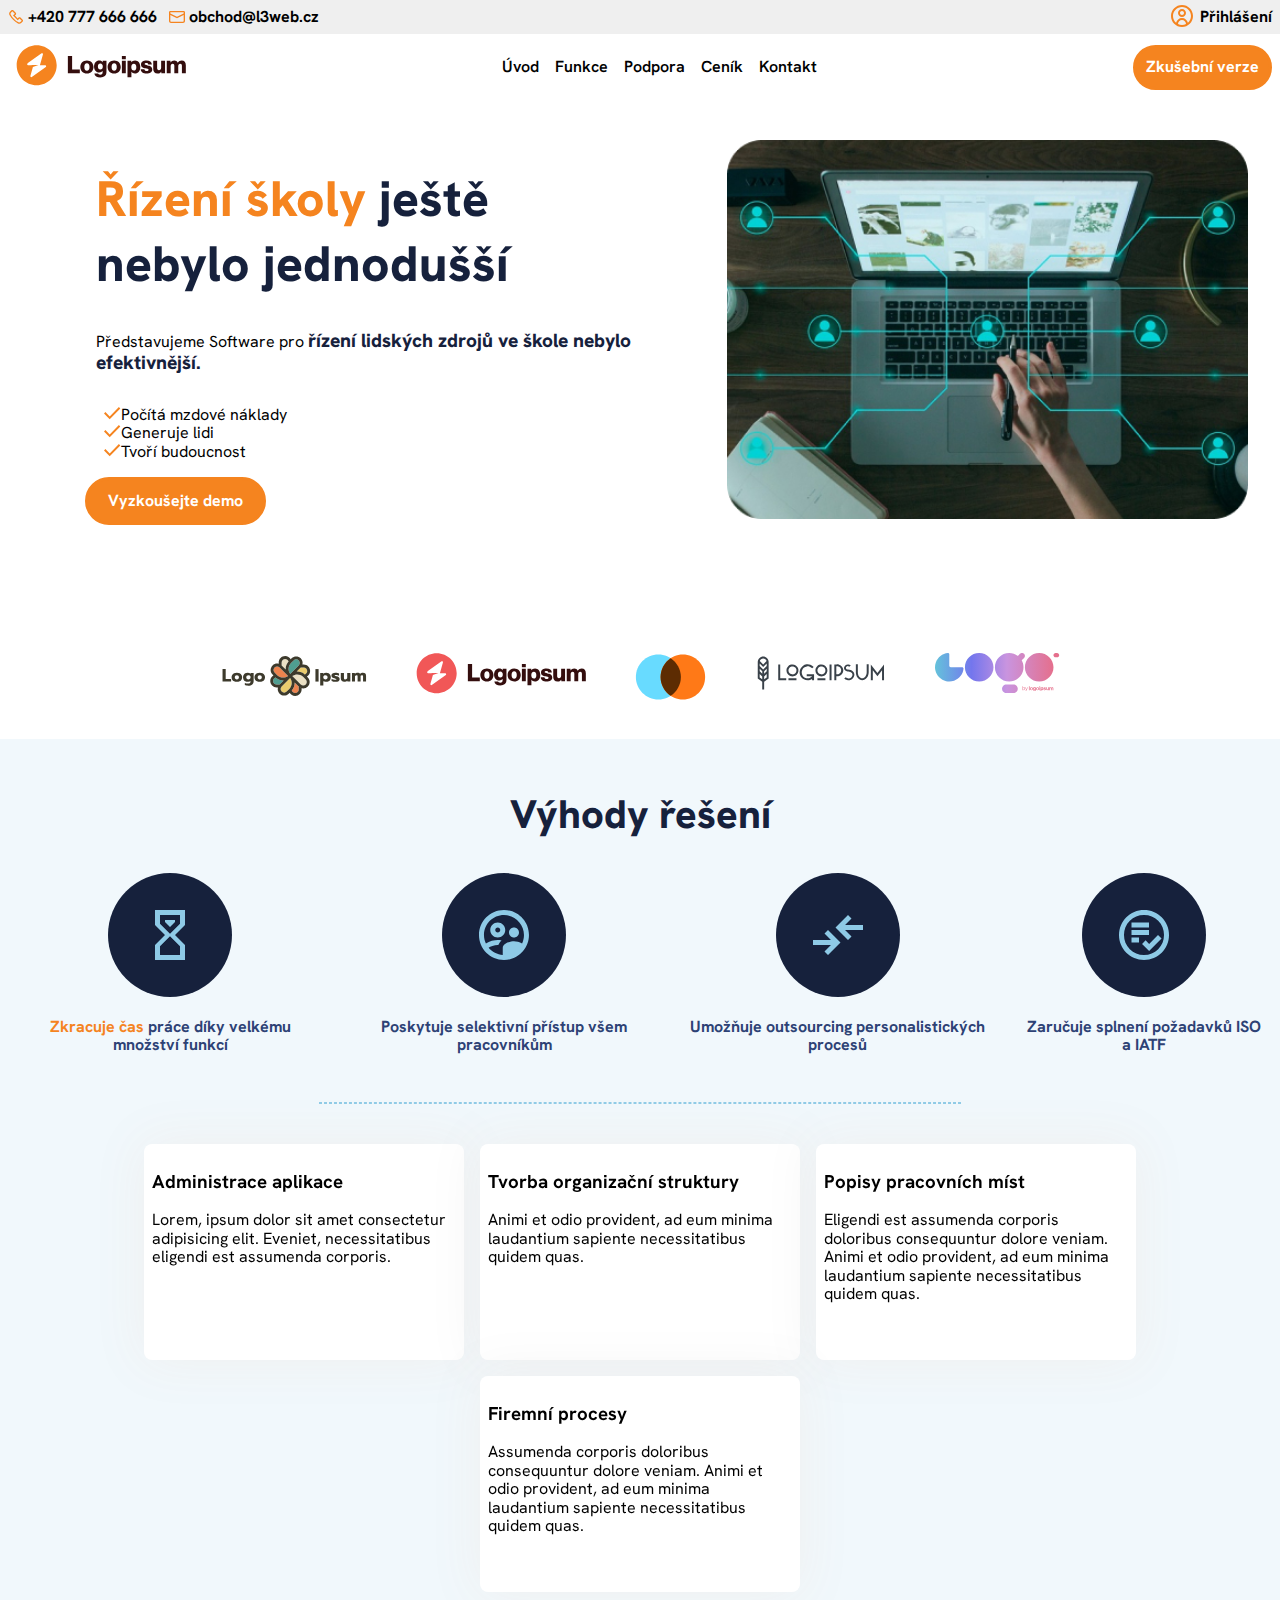
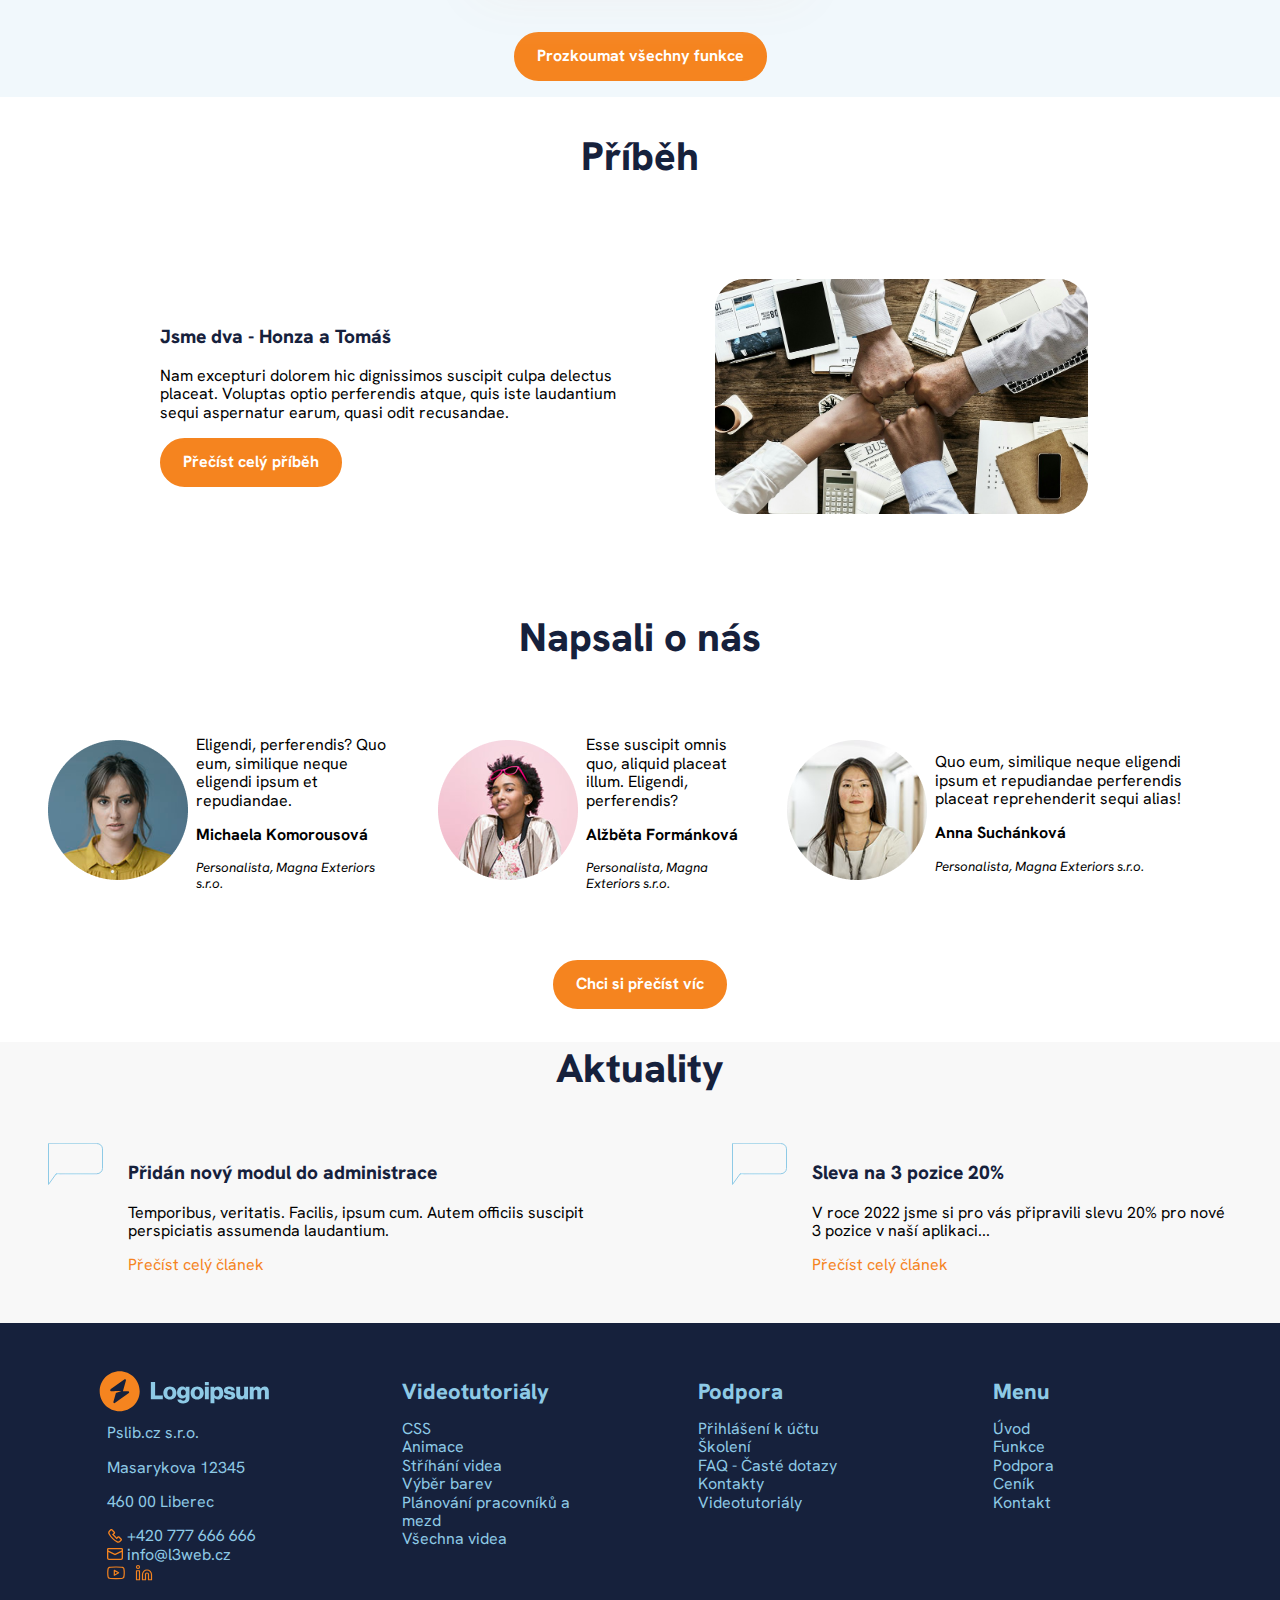
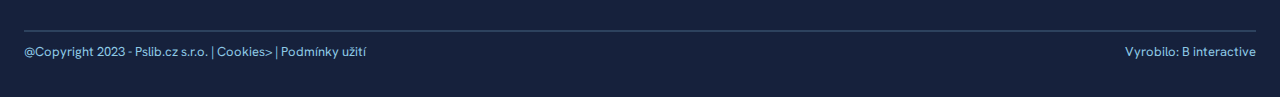
<file: index.html>
<!DOCTYPE html>
<html lang="cs">
<head>
    <meta charset="UTF-8">
    <meta http-equiv="X-UA-Compatible" content="IE=edge">
    <meta name="viewport" content="width=device-width, initial-scale=1.0">
    <link rel="preconnect" href="https://fonts.googleapis.com">
    <link rel="preconnect" href="https://fonts.gstatic.com" crossorigin>
    <link href="https://fonts.googleapis.com/css2?family=Hanken+Grotesk:wght@300;400;700;800&display=swap" rel="stylesheet">
    <link rel="stylesheet" href="./CSS/normalize.css">
    <link rel="stylesheet" href="./CSS/style.css">
    <link rel="stylesheet" href="./CSSTransition-HamburgerJS/hamburger.css">
    <link rel="stylesheet" href="./CSSTransition-HamburgerJS/hamburgerstyle.css">
    <script src="./CSSTransition-HamburgerJS/hamburger.js"></script>
    <title>Homepage</title>
</head>
<body>
    <header>
        <div class="header__top">
            <div>
                <span class="ico_cislo"><a href="tel:+420777666666">+420 777 666 666</a></span >
                <span class="ico_email"><a href="mailto:someone@example.com">obchod@l3web.cz</a></span >
            </div>
            <div>
                <span class="ico_prihlaseni"><a href="#">Přihlášení</a></span >
            </div>
        </div>
        <div class="navigace">
            <div class="navigace__logoipsum">
                <a href="./index.html"><img src="./icons/Logoipsum.svg" alt="Logoipsum logo"></a>
            </div>
            <div class="hamburger-row">
                <a href="javascript:void(0)" class="hamburger hamburger-btn hamburger-zone">
                    <span></span>
                    <span></span>
                    <span></span>
                </a>
            </div>
            <nav class="navigace__visible_nav">
                <ul class="navigace__visible">
                    <li><a href="./index.html">Úvod</a></li>
                    <li><a href="./funkce.html">Funkce</a></li>
                    <li><a href="#">Podpora</a></li>
                    <li><a href="#">Ceník</a></li>
                    <li><a href="./kontakt.html">Kontakt</a></li>
                </ul>
            </nav>
            <div class="button button__nav">
                <a href="#">Zkušební verze</a>
            </div>
        </div>
        <nav class="hamburger-nav hamburger-zone">
            <ul>
                <li><a href="./index.html">Úvod</a></li>
                <li><a href="./funkce.html">Funkce</a></li>
                <li><a href="#">Podpora</a></li>
                <li><a href="#">Ceník</a></li>
                <li><a href="./kontakt.html">Kontakt</a></li>
            </ul>
        </nav>
    </header>
    <main>
        <div class="main__upper">
            <div class="main__txt">
                <div class="main_top">
                    <h1><span class="orange_text">Řízení školy</span> ještě nebylo jednodušší</h1>
                    <p>Představujeme Software pro <span class="bold">řízení lidských zdrojů ve škole nebylo efektivnější.</span></p>
                </div>
                <div  class="main_top__list">
                    <div>
                        <ul class="main_top__ul">
                            <li>Počítá mzdové náklady</li>
                            <li>Generuje lidi</li>
                            <li>Tvoří budoucnost</li>
                        </ul>
                    </div>
                    <div>
                        <div class="button button_center">
                            <a href="#">Vyzkoušejte demo</a>
                        </div>
                    </div >
                </div>
            </div>
            <div class="main__img">
                <img class="img" src="./icons/img.jpg" alt="Obrázek zapnutého notebooku s rukou, která na něm vyhledává informace.">
            </div>
        </div>
        <div class="slider">
            <div><img src="./icons/Logo4.svg" alt="Ukázka loga Logoipsum číslo jedna"></div>
            <div><img src="./icons/Logo5.svg" alt="Ukázka loga Logoipsum číslo dvě"></div>
            <div><img src="./icons/Logo2.svg" alt="Ukázka loga Logoipsum číslo tři"></div>
            <div><img src="./icons/Logo3.svg" alt="Ukázka loga Logoipsum číslo čtyři"></div>
            <div><img src="./icons/Logo1.svg" alt="Ukázka loga Logoipsum číslo pět"></div>
        </div>
        <section class="vyhody">
            <div>
                <h2>Výhody řešení</h2>
                <div class="vyhody_list">
                    <div class="vyhody_list__item">
                        <a href="#">
                            <img class="vyhody_list__circle" src="./icons/vyhody_hodiny.svg" alt="Modrý kruh s ikonkou přesýpacích hodin uvnitř">
                            <p><span class="orange_text">Zkracuje čas</span> práce díky velkému množství funkcí</p>
                        </a>
                    </div>
                    <div class="vyhody_list__item">
                        <a href="#">
                            <img class="vyhody_list__circle" src="./icons/vyhody_pristup.svg" alt="Modrý kruh s ikonkou lidí uvnitř">
                            <p>Poskytuje selektivní přístup všem pracovníkům</p>
                        </a>
                    </div>
                    <div class="vyhody_list__item">
                        <a href="#">
                            <img class="vyhody_list__circle" src="./icons/vyhody_sipky.svg" alt="Modrý kruh s ikonkou šipek uvnitř">
                            <p>Umožňuje outsourcing personalistických procesů</p>
                        </a>
                    </div>
                    <div class="vyhody_list__item">
                        <a href="#">
                            <img class="vyhody_list__circle" src="./icons/vyhody_check.svg" alt="Modrý kruh s ikonkou seznamu uvnitř">
                            <p>Zaručuje splnení požadavků ISO a IATF</p>
                        </a>
                    </div>
                </div>
            </div>
            <div class="dashed_line"></div>
            <div class="fce">
                <div class="funkce__karta">
                    <a href="#">
                        <h3>Administrace aplikace</h3>
                        <p>Lorem, ipsum dolor sit amet consectetur adipisicing elit. Eveniet, necessitatibus eligendi est assumenda corporis.</p>
                    </a>
                </div>
                <div class="funkce__karta">
                    <a href="#">
                        <h3>Tvorba organizační struktury</h3>
                        <p>Animi et odio provident, ad eum minima laudantium sapiente necessitatibus quidem quas.</p>
                    </a>
                </div>
                <div class="funkce__karta">
                    <a href="#">
                        <h3>Popisy pracovních míst</h3>
                        <p>Eligendi est assumenda corporis doloribus consequuntur dolore veniam. Animi et odio provident, ad eum minima laudantium sapiente necessitatibus quidem quas.</p>
                    </a>
                </div>
                <div class="funkce__karta">
                    <a href="#">
                        <h3>Firemní procesy</h3>
                        <p>Assumenda corporis doloribus consequuntur dolore veniam. Animi et odio provident, ad eum minima laudantium sapiente necessitatibus quidem quas.</p>
                    </a>
                </div>
            </div>
            <div class="button button_center">
                <a href="./funkce.html">Prozkoumat všechny funkce</a>
            </div>
        </section>
        <section>
            <div class="pribeh">
                <h2>Příběh</h2>
                <div class="pribeh__obal">
                    <div class="pribeh__txt">
                        <p class="bold">Jsme dva - Honza a Tomáš</p>
                        <p>Nam excepturi dolorem hic dignissimos suscipit culpa delectus placeat. Voluptas optio perferendis atque, quis iste laudantium sequi aspernatur earum, quasi odit recusandae.</p>
                        <div class="button button_pribeh">
                            <a href="#">Přečíst celý příběh</a>
                        </div>
                    </div>
                    <div class="img_div">
                        <img class="img" src="./icons/teamwork-img.jpg" alt="Obrázek čtyři rukou různých lidí; ruce mají u sebe, aby znázornili týmovou práci">
                    </div>
                </div>
            </div>
        </section>
        <section>
            <h2>Napsali o nás</h2>
            <div class="clanky">
                <div class="clanek">
                    <div>
                        <img src="./icons/woman1.png" alt="Kruhová fotografie ženy Michaely Komorousové">
                    </div>
                    <div class="clanek__txt">
                        <p>Eligendi, perferendis? Quo eum, similique neque eligendi ipsum et repudiandae.</p>
                        <p><b>Michaela Komorousová</b></p>
                        <p class="clanek__male_pismo">Personalista, Magna Exteriors s.r.o.</p>
                    </div>
                </div>
                <div class="clanek">
                    <div>
                        <img src="./icons/woman2.png" alt="Kruhová fotografie ženy Alžběty Formánkové">
                    </div>
                    <div class="clanek__txt">
                        <p>Esse suscipit omnis quo, aliquid placeat illum. Eligendi, perferendis?</p>
                        <p><b>Alžběta Formánková</b></p>
                        <p class="clanek__male_pismo">Personalista, Magna Exteriors s.r.o.</p>
                    </div>
                </div>
                <div class="clanek">
                    <div>
                        <img src="./icons/woman3.png" alt="Kruhová fotografie ženy Anny Suchánkové">
                    </div>
                    <div class="clanek__txt">
                        <p>Quo eum, similique neque eligendi ipsum et repudiandae perferendis placeat reprehenderit sequi alias!</p>
                        <p><b>Anna Suchánková</b></p>
                        <p class="clanek__male_pismo">Personalista, Magna Exteriors s.r.o.</p>
                    </div>
                </div>
            </div>
            <div class="button button_center">
                <a href="#">Chci si přečíst víc</a>
            </div>
        </section>
        <section class="aktuality">
            <h2>Aktuality</h2>
            <div class="aktuality__obal">
                <div class="aktuality__item">
                    <p class="bold">Přidán nový modul do administrace</p>
                    <p>Temporibus, veritatis. Facilis, ipsum cum. Autem officiis suscipit perspiciatis assumenda laudantium.</p>
                    <a href="#" class="orange_text">Přečíst celý článek</a>
                </div>
                <div class="aktuality__item">
                    <p class="bold">Sleva na 3 pozice 20%</p>
                    <p>V roce 2022 jsme si pro vás připravili slevu 20% pro nové 3 pozice v naší aplikaci...</p>
                    <a href="#" class="orange_text">Přečíst celý článek</a>
                </div>
            </div>
        </section>
    </main>
    <footer>
        <div class="footer__top">
            <div class="footer__box">
                <div class="Logoipsum">
                    <a href="./index.html"><img src="./icons/logoipsum2.svg" alt="Logoipsum logo"></a>
                </div>
                <div>
                    <ul class="footer__ul">
                        <li><p>Pslib.cz s.r.o.</p></li>
                        <li><p>Masarykova 12345</p></li>
                        <li><p>460 00 Liberec</p></li>
                    </ul>
                    <ul class="footer__ul">
                        <li><a class="ico_cislo--margin" href="tel:+420777666666">+420 777 666 666</a></li>
                        <li><a class="ico_email--margin" href="mailto:someone@example.com">info@l3web.cz</a></li>
                        <li>
                            <a href="https://www.youtube.com/shorts/amqwHWFshcI"><span class="ico_yt"></span></a>
                            <a href="#"><span class="ico_in"></span></a>
                        </li>
                    </ul>
                </div>
            </div>
            <div class="footer__box">
                <h4 class="footer__h4">Videotutoriály</h4>
                <ul class="footer__ul">
                    <li><a href="#">CSS</a></li>
                    <li><a href="#">Animace</a></li>
                    <li><a href="#">Stříhání videa</a></li>
                    <li><a href="#">Výběr barev</a></li>
                    <li><a href="#">Plánování pracovníků a mezd</a></li>
                    <li><a href="#">Všechna videa</a></li>
                </ul>
            </div>
            <div class="footer__box">
                <h4 class="footer__h4">Podpora</h4>
                <ul class="footer__ul">
                    <li><a href="#">Přihlášení k účtu</a></li>
                    <li><a href="#">Školení</a></li>
                    <li><a href="#">FAQ - Časté dotazy</a></li>
                    <li><a href="#">Kontakty</a></li>
                    <li><a href="#">Videotutoriály</a></li>
                </ul>
            </div>
            <div class="footer__box">
                <h4 class="footer__h4">Menu</h4>
                <ul class="footer__ul">
                    <li><a href="./index.html">Úvod</a></li>
                    <li><a href="./funkce.html">Funkce</a></li>
                    <li><a href="#">Podpora</a></li>
                    <li><a href="#">Ceník</a></li>
                    <li><a href="./kontakt.html">Kontakt</a></li>
                </ul>
            </div>
        </div>
        <div class="line"></div>
        <div class="footer__bottom">
                <p>@Copyright 2023 - Pslib.cz s.r.o. | <a href="#">Cookies</a>> | <a href="#">Podmínky užití</a></p>
                <p>Vyrobilo: <a href="#">B interactive</a></p>
        </div>
    </footer>
</body>
</html>
</file>
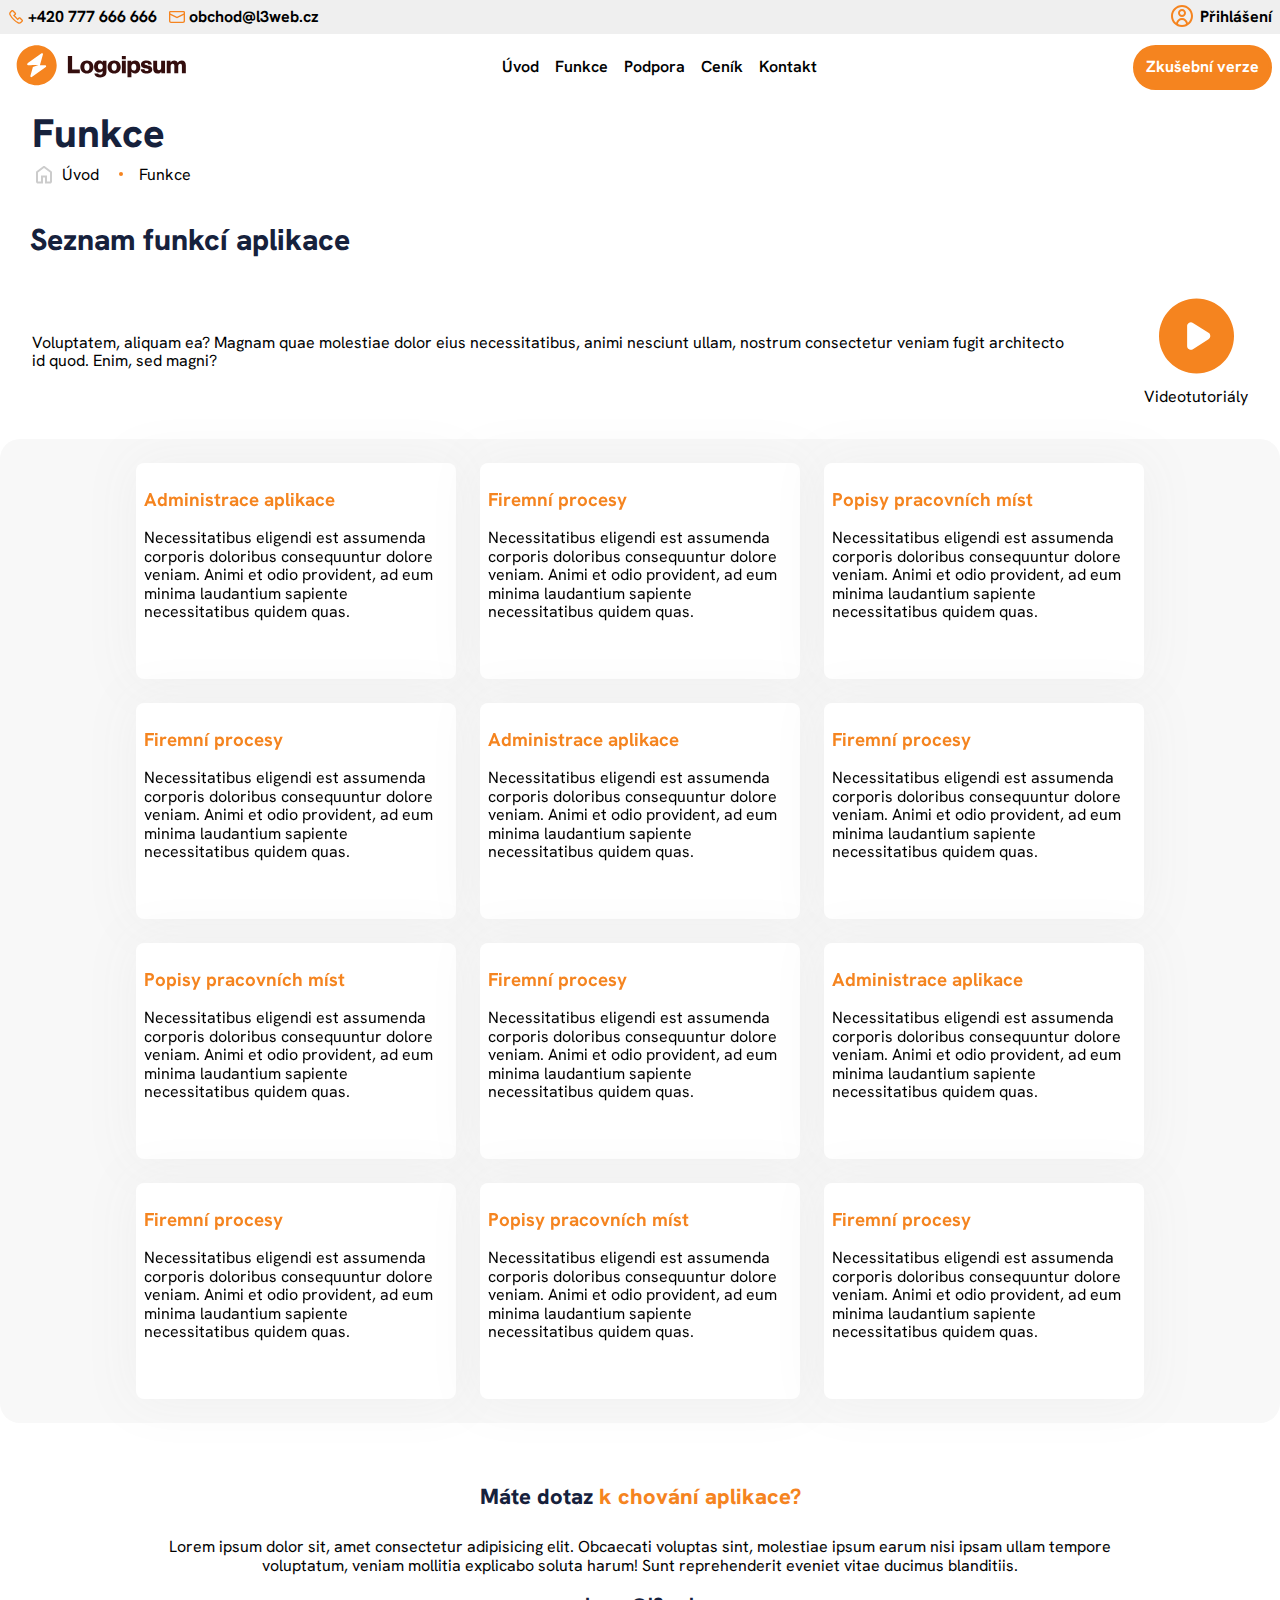
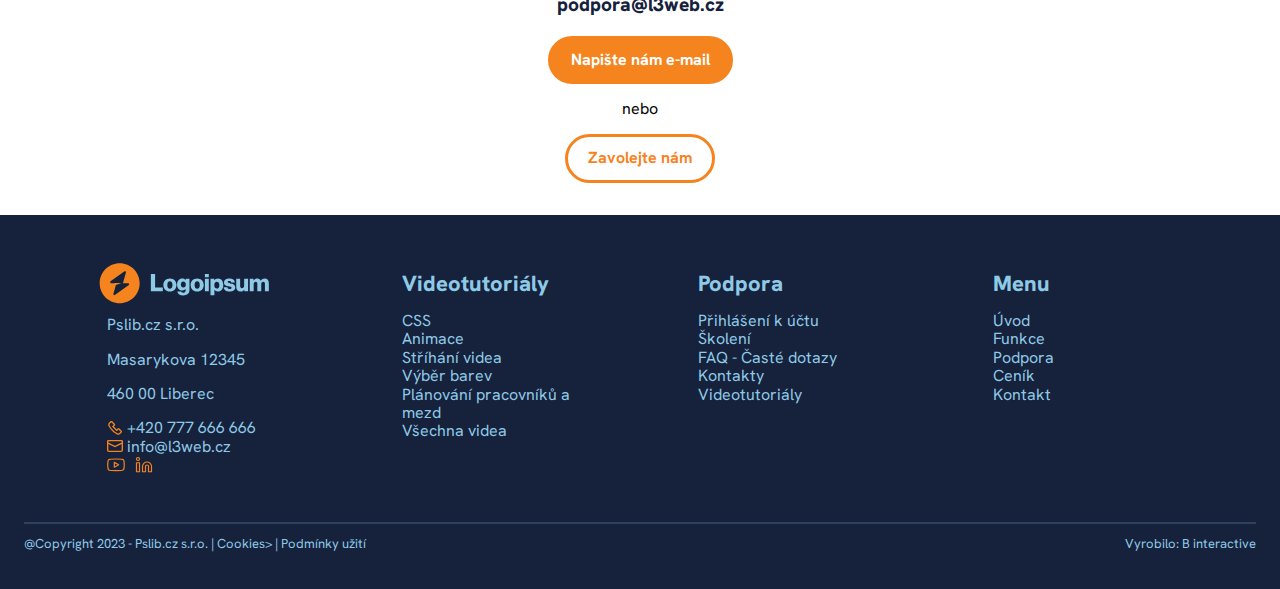
<file: funkce.html>
<!DOCTYPE html>
<html lang="cs">
<head>
    <meta charset="UTF-8">
    <meta http-equiv="X-UA-Compatible" content="IE=edge">
    <meta name="viewport" content="width=device-width, initial-scale=1.0">
    <link rel="preconnect" href="https://fonts.googleapis.com">
    <link rel="preconnect" href="https://fonts.gstatic.com" crossorigin>
    <link href="https://fonts.googleapis.com/css2?family=Hanken+Grotesk:wght@300;400;700;800&display=swap" rel="stylesheet">
    <link rel="stylesheet" href="./CSS/normalize.css">
    <link rel="stylesheet" href="./CSS/style.css">
    <link rel="stylesheet" href="./CSSTransition-HamburgerJS/hamburger.css">
    <link rel="stylesheet" href="./CSSTransition-HamburgerJS/hamburgerstyle.css">
    <script src="./CSSTransition-HamburgerJS/hamburger.js"></script>
    <title>Funkce</title>
</head>
<body>
    <header>
        <div class="header__top">
            <div>
                <span class="ico_cislo"><a href="tel:+420777666666">+420 777 666 666</a></span >
                <span class="ico_email"><a href="mailto:someone@example.com">obchod@l3web.cz</a></span >
            </div>
            <div>
                <span class="ico_prihlaseni"><a href="#">Přihlášení</a></span >
            </div>
        </div>
        <div class="navigace">
            <div class="navigace__logoipsum">
                <a href="./index.html"><img src="./icons/Logoipsum.svg" alt="Logoipsum logo"></a>
            </div>
            <div class="hamburger-row">
                <a href="javascript:void(0)" class="hamburger hamburger-btn hamburger-zone">
                    <span></span>
                    <span></span>
                    <span></span>
                </a>
            </div>
            <nav class="navigace__visible_nav">
                <ul class="navigace__visible">
                    <li><a href="./index.html">Úvod</a></li>
                    <li><a href="./funkce.html">Funkce</a></li>
                    <li><a href="#">Podpora</a></li>
                    <li><a href="#">Ceník</a></li>
                    <li><a href="./kontakt.html">Kontakt</a></li>
                </ul>
            </nav>
            <div class="button button__nav">
                <a href="#">Zkušební verze</a>
            </div>
        </div>
        <nav class="hamburger-nav hamburger-zone">
            <ul>
                <li><a href="./index.html">Úvod</a></li>
                <li><a href="./funkce.html">Funkce</a></li>
                <li><a href="#">Podpora</a></li>
                <li><a href="#">Ceník</a></li>
                <li><a href="./kontakt.html">Kontakt</a></li>
            </ul>
        </nav>
    </header>
    <main class="funkce__main">
        <div class="page__nav">
            <h1 class="funkce__h1">Funkce</h1>
            <div class="mini_nav">
                <a class="mini_nav__uvod" href="./index.html">Úvod</a><span class="tecka"></span><a class="mini_nav__page" href="./funkce.html">Funkce</a>
            </div>
        </div>
        <div>
            <h2 class="funkce__h2">Seznam funkcí aplikace</h2>
            <div class="funkce__top">
                <p class="funkce__txt">Voluptatem, aliquam ea? Magnam quae molestiae dolor eius necessitatibus, animi nesciunt ullam, nostrum consectetur veniam fugit architecto id quod. Enim, sed magni?</p>
                <a href="#" class="videotutorialy">Videotutoriály</a>
            </div>
        </div>
        <div class="seznam_funkci">
            <div class="funkce__karta">
                <a href="#">
                    <h3 class="orange_text">Administrace aplikace</h3>
                    <p>Necessitatibus eligendi est assumenda corporis doloribus consequuntur dolore veniam. Animi et odio provident, ad eum minima laudantium sapiente necessitatibus quidem quas.</p>
                </a>
            </div>
            <div class="funkce__karta">
                <a href="#">
                    <h3  class="orange_text">Firemní procesy</h3>
                    <p>Necessitatibus eligendi est assumenda corporis doloribus consequuntur dolore veniam. Animi et odio provident, ad eum minima laudantium sapiente necessitatibus quidem quas.</p>
                </a>
            </div>
            <div class="funkce__karta">
                <a href="#">
                    <h3  class="orange_text">Popisy pracovních míst</h3>
                    <p>Necessitatibus eligendi est assumenda corporis doloribus consequuntur dolore veniam. Animi et odio provident, ad eum minima laudantium sapiente necessitatibus quidem quas.</p>
                </a>
            </div>
            <div class="funkce__karta">
                <a href="#">
                    <h3 class="orange_text">Firemní procesy</h3>
                    <p>Necessitatibus eligendi est assumenda corporis doloribus consequuntur dolore veniam. Animi et odio provident, ad eum minima laudantium sapiente necessitatibus quidem quas.</p>
                </a>
            </div>
            <div class="funkce__karta">
                <a href="#">
                    <h3 class="orange_text">Administrace aplikace</h3>
                    <p>Necessitatibus eligendi est assumenda corporis doloribus consequuntur dolore veniam. Animi et odio provident, ad eum minima laudantium sapiente necessitatibus quidem quas.</p>
                </a>
            </div>
            <div class="funkce__karta">
                <a href="#">
                    <h3 class="orange_text">Firemní procesy</h3>
                    <p>Necessitatibus eligendi est assumenda corporis doloribus consequuntur dolore veniam. Animi et odio provident, ad eum minima laudantium sapiente necessitatibus quidem quas.</p>
                </a>
            </div>
            <div class="funkce__karta">
                <a href="#">
                    <h3 class="orange_text">Popisy pracovních míst</h3>
                    <p>Necessitatibus eligendi est assumenda corporis doloribus consequuntur dolore veniam. Animi et odio provident, ad eum minima laudantium sapiente necessitatibus quidem quas.</p>
                </a>
            </div>
            <div class="funkce__karta">
                <a href="#">
                    <h3 class="orange_text">Firemní procesy</h3>
                    <p>Necessitatibus eligendi est assumenda corporis doloribus consequuntur dolore veniam. Animi et odio provident, ad eum minima laudantium sapiente necessitatibus quidem quas.</p>
                </a>
            </div>
            <div class="funkce__karta">
                <a href="#">
                    <h3 class="orange_text">Administrace aplikace</h3>
                    <p>Necessitatibus eligendi est assumenda corporis doloribus consequuntur dolore veniam. Animi et odio provident, ad eum minima laudantium sapiente necessitatibus quidem quas.</p>
                </a>
            </div>
            <div class="funkce__karta">
                <a href="#">
                    <h3 class="orange_text">Firemní procesy</h3>
                    <p>Necessitatibus eligendi est assumenda corporis doloribus consequuntur dolore veniam. Animi et odio provident, ad eum minima laudantium sapiente necessitatibus quidem quas.</p>
                </a>
            </div>
            <div class="funkce__karta">
                <a href="#">
                    <h3 class="orange_text">Popisy pracovních míst</h3>
                    <p>Necessitatibus eligendi est assumenda corporis doloribus consequuntur dolore veniam. Animi et odio provident, ad eum minima laudantium sapiente necessitatibus quidem quas.</p>
                </a>
            </div>
            <div class="funkce__karta">
                <a href="#">
                    <h3 class="orange_text">Firemní procesy</h3>
                    <p>Necessitatibus eligendi est assumenda corporis doloribus consequuntur dolore veniam. Animi et odio provident, ad eum minima laudantium sapiente necessitatibus quidem quas.</p>
                </a>    
            </div>
        </div>
        <section class="funkce__bottom">
            <h4>Máte dotaz <span class="orange_text">k chování aplikace?</span></h4>
            <p>Lorem ipsum dolor sit, amet consectetur adipisicing elit. Obcaecati voluptas sint, molestiae ipsum earum nisi ipsam ullam tempore voluptatum, veniam mollitia explicabo soluta harum! Sunt reprehenderit eveniet vitae ducimus blanditiis.</p>
            <p class="bold">podpora@l3web.cz</p>
            <div class="button button_center">
                <a href="mailto:someone@example.com">Napište nám e-mail</a>
            </div>
            <p>nebo</p>
            <div class="button button_center button--reverse">
                <a href="tel:+420777666666">Zavolejte nám</a>
            </div>
        </section>
    </main>
    <footer>
        <div class="footer__top">
            <div class="footer__box">
                <div class="Logoipsum">
                    <a href="./index.html"><img src="./icons/logoipsum2.svg" alt="Logoipsum logo"></a>
                </div>
                <div>
                    <ul class="footer__ul">
                        <li><p>Pslib.cz s.r.o.</p></li>
                        <li><p>Masarykova 12345</p></li>
                        <li><p>460 00 Liberec</p></li>
                    </ul>
                    <ul class="footer__ul">
                        <li><a class="ico_cislo--margin" href="tel:+420777666666">+420 777 666 666</a></li>
                        <li><a class="ico_email--margin" href="mailto:someone@example.com">info@l3web.cz</a></li>
                        <li>
                            <a href="https://www.youtube.com/shorts/amqwHWFshcI"><span class="ico_yt"></span></a>
                            <a href="#"><span class="ico_in"></span></a>
                        </li>
                    </ul>
                </div>
            </div>
            <div class="footer__box">
                <h4 class="footer__h4">Videotutoriály</h4>
                <ul class="footer__ul">
                    <li><a href="#">CSS</a></li>
                    <li><a href="#">Animace</a></li>
                    <li><a href="#">Stříhání videa</a></li>
                    <li><a href="#">Výběr barev</a></li>
                    <li><a href="#">Plánování pracovníků a mezd</a></li>
                    <li><a href="#">Všechna videa</a></li>
                </ul>
            </div>
            <div class="footer__box">
                <h4 class="footer__h4">Podpora</h4>
                <ul class="footer__ul">
                    <li><a href="#">Přihlášení k účtu</a></li>
                    <li><a href="#">Školení</a></li>
                    <li><a href="#">FAQ - Časté dotazy</a></li>
                    <li><a href="#">Kontakty</a></li>
                    <li><a href="#">Videotutoriály</a></li>
                </ul>
            </div>
            <div class="footer__box">
                <h4 class="footer__h4">Menu</h4>
                <ul class="footer__ul">
                    <li><a href="./index.html">Úvod</a></li>
                    <li><a href="./funkce.html">Funkce</a></li>
                    <li><a href="#">Podpora</a></li>
                    <li><a href="#">Ceník</a></li>
                    <li><a href="./kontakt.html">Kontakt</a></li>
                </ul>
            </div>
        </div>
        <div class="line"></div>
        <div class="footer__bottom">
                <p>@Copyright 2023 - Pslib.cz s.r.o. | <a href="#">Cookies</a>> | <a href="#">Podmínky užití</a></p>
                <p>Vyrobilo: <a href="#">B interactive</a></p>
        </div>
    </footer>
</body>
</html>
</file>
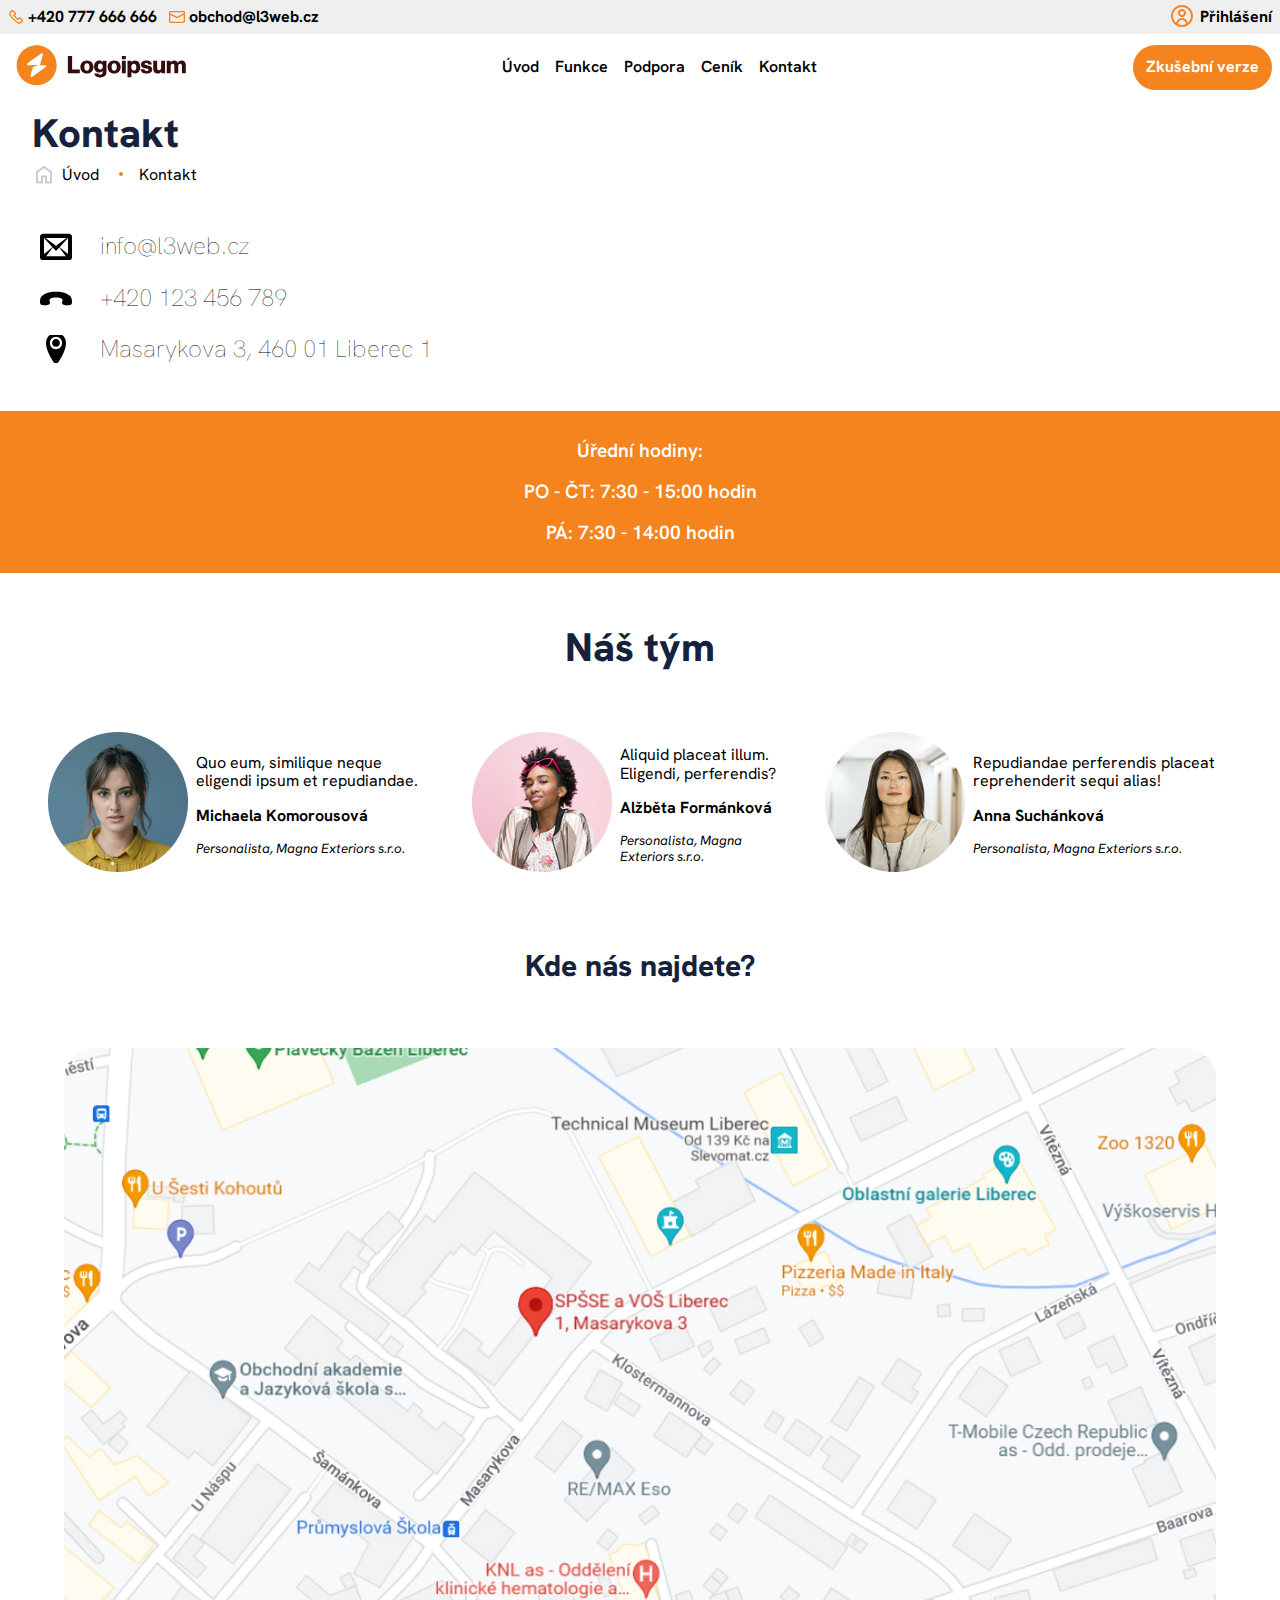
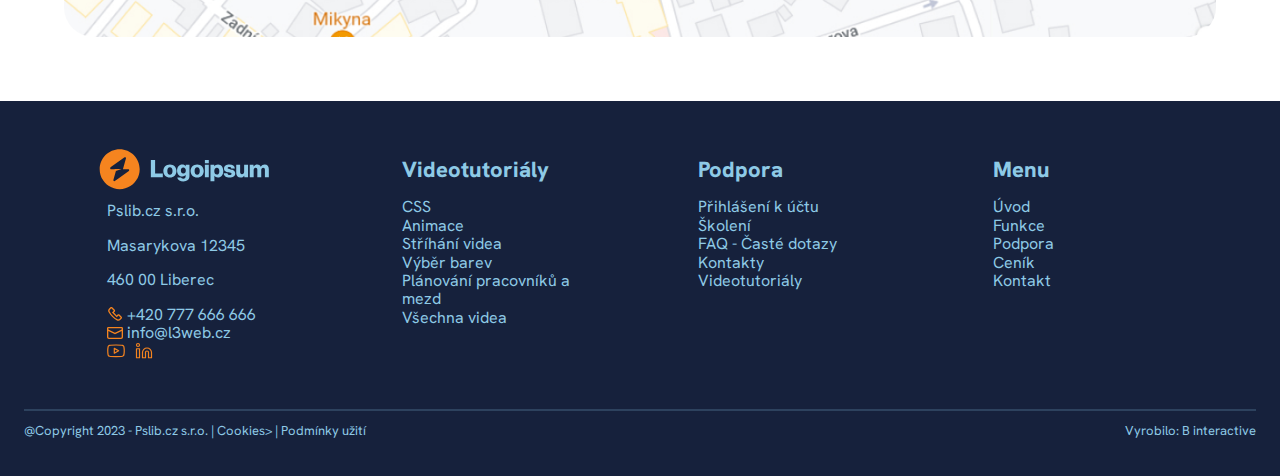
<file: kontakt.html>
<!DOCTYPE html>
<html lang="cs">
<head>
    <meta charset="UTF-8">
    <meta http-equiv="X-UA-Compatible" content="IE=edge">
    <meta name="viewport" content="width=device-width, initial-scale=1.0">
    <link rel="preconnect" href="https://fonts.googleapis.com">
    <link rel="preconnect" href="https://fonts.gstatic.com" crossorigin>
    <link href="https://fonts.googleapis.com/css2?family=Hanken+Grotesk:wght@300;400;700;800&display=swap" rel="stylesheet">
    <link rel="stylesheet" href="./CSS/normalize.css">
    <link rel="stylesheet" href="./CSS/style.css">
    <link rel="stylesheet" href="./CSSTransition-HamburgerJS/hamburger.css">
    <link rel="stylesheet" href="./CSSTransition-HamburgerJS/hamburgerstyle.css">
    <script src="./CSSTransition-HamburgerJS/hamburger.js"></script>
    <title>Kontakt</title>
</head>
<body>
    <header>
        <div class="header__top">
            <div>
                <span class="ico_cislo"><a href="tel:+420777666666">+420 777 666 666</a></span >
                <span class="ico_email"><a href="mailto:someone@example.com">obchod@l3web.cz</a></span >
            </div>
            <div>
                <span class="ico_prihlaseni"><a href="#">Přihlášení</a></span >
            </div>
        </div>
        <div class="navigace">
            <div class="navigace__logoipsum">
                <a href="./index.html"><img src="./icons/Logoipsum.svg" alt="Logoipsum logo"></a>
            </div>
            <div class="hamburger-row">
                <a href="javascript:void(0)" class="hamburger hamburger-btn hamburger-zone">
                    <span></span>
                    <span></span>
                    <span></span>
                </a>
            </div>
            <nav class="navigace__visible_nav">
                <ul class="navigace__visible">
                    <li><a href="./index.html">Úvod</a></li>
                    <li><a href="./funkce.html">Funkce</a></li>
                    <li><a href="#">Podpora</a></li>
                    <li><a href="#">Ceník</a></li>
                    <li><a href="./kontakt.html">Kontakt</a></li>
                </ul>
            </nav>
            <div class="button button__nav">
                <a href="#">Zkušební verze</a>
            </div>
        </div>
        <nav class="hamburger-nav hamburger-zone">
            <ul>
                <li><a href="./index.html">Úvod</a></li>
                <li><a href="./funkce.html">Funkce</a></li>
                <li><a href="#">Podpora</a></li>
                <li><a href="#">Ceník</a></li>
                <li><a href="./kontakt.html">Kontakt</a></li>
            </ul>
        </nav>
    </header>
    <main class="kontakt__main">
        <div class="page__nav">
            <h1 class="kontakt__h1">Kontakt</h1> 
            <div class="mini_nav">
                <a class="mini_nav__uvod" href="./index.html">Úvod</a><span class="tecka"></span><a class="mini_nav__page" href="./kontakt.html">Kontakt</a>
            </div>
        </div>
        <div class="kontakt_top">
            <div class="kontakt_top__mail">
                <a href="mailto:someone@example.com">info@l3web.cz</a>
            </div>
            <div class="kontakt_top__cislo">
                <a href="tel+420123456789">+420 123 456 789</a>
            </div>
            <div class="kontakt_top__adresa">
                <a href="https://mapy.cz/zakladni?source=firm&id=361858&ds=1&x=15.0645435&y=50.7736094&z=17">Masarykova 3, 460 01 Liberec 1</a>
            </div>
        </div>

        <div class="kontakt__hodiny">
            <p>Úřední hodiny:</p>
            <div>
                <p>PO - ČT: 7:30 - 15:00 hodin</p>
                <p>PÁ: 7:30 - 14:00 hodin</p>
            </div>
        </div>

        <section class="nas_tym">
            <h2>Náš tým</h2>
            <div class="clanky--kontakt">
                <div class="clanek">
                    <div>
                        <img src="./icons/woman1.png" alt="Kruhová fotografie prvního člověka z týmu">
                    </div>
                    <div class="clanek__txt">
                        <p>Quo eum, similique neque eligendi ipsum et repudiandae.</p>
                        <p><b>Michaela Komorousová</b></p>
                        <p class="clanek__male_pismo">Personalista, Magna Exteriors s.r.o.</p>
                    </div>
                </div>
                <div class="clanek">
                    <div>
                        <img src="./icons/woman2.png" alt="Kruhová fotografie druhého člověka z týmu">
                    </div>
                    <div class="clanek__txt">
                        <p>Aliquid placeat illum. Eligendi, perferendis?</p>
                        <p><b>Alžběta Formánková</b></p>
                        <p class="clanek__male_pismo">Personalista, Magna Exteriors s.r.o.</p>
                    </div>
                </div>
                <div class="clanek">
                    <div>
                        <img src="./icons/woman3.png" alt="Kruhová fotografie třetího člověka z týmu">
                    </div>
                    <div class="clanek__txt">
                        <p>Repudiandae perferendis placeat reprehenderit sequi alias!</p>
                        <p><b>Anna Suchánková</b></p>
                        <p class="clanek__male_pismo">Personalista, Magna Exteriors s.r.o.</p>
                    </div>
                </div>
            </div>
        </section>
        <h3 class="kontakt__h3">Kde nás najdete?</h3>
        <div class="mapa">
            <img class="mapa__img" src="./icons/mapa.jpg" alt="Mapa (lokalita)">
        </div>
    </main>
    <footer>
        <div class="footer__top">
            <div class="footer__box">
                <div class="Logoipsum">
                    <a href="./index.html"><img src="./icons/logoipsum2.svg" alt="Logoipsum logo"></a>
                </div>
                <div>
                    <ul class="footer__ul">
                        <li><p>Pslib.cz s.r.o.</p></li>
                        <li><p>Masarykova 12345</p></li>
                        <li><p>460 00 Liberec</p></li>
                    </ul>
                    <ul class="footer__ul">
                        <li><a class="ico_cislo--margin" href="tel:+420777666666">+420 777 666 666</a></li>
                        <li><a class="ico_email--margin" href="mailto:someone@example.com">info@l3web.cz</a></li>
                        <li>
                            <a href="https://www.youtube.com/shorts/amqwHWFshcI"><span class="ico_yt"></span></a>
                            <a href="#"><span class="ico_in"></span></a>
                        </li>
                    </ul>
                </div>
            </div>
            <div class="footer__box">
                <h4 class="footer__h4">Videotutoriály</h4>
                <ul class="footer__ul">
                    <li><a href="#">CSS</a></li>
                    <li><a href="#">Animace</a></li>
                    <li><a href="#">Stříhání videa</a></li>
                    <li><a href="#">Výběr barev</a></li>
                    <li><a href="#">Plánování pracovníků a mezd</a></li>
                    <li><a href="#">Všechna videa</a></li>
                </ul>
            </div>
            <div class="footer__box">
                <h4 class="footer__h4">Podpora</h4>
                <ul class="footer__ul">
                    <li><a href="#">Přihlášení k účtu</a></li>
                    <li><a href="#">Školení</a></li>
                    <li><a href="#">FAQ - Časté dotazy</a></li>
                    <li><a href="#">Kontakty</a></li>
                    <li><a href="#">Videotutoriály</a></li>
                </ul>
            </div>
            <div class="footer__box">
                <h4 class="footer__h4">Menu</h4>
                <ul class="footer__ul">
                    <li><a href="./index.html">Úvod</a></li>
                    <li><a href="./funkce.html">Funkce</a></li>
                    <li><a href="#">Podpora</a></li>
                    <li><a href="#">Ceník</a></li>
                    <li><a href="./kontakt.html">Kontakt</a></li>
                </ul>
            </div>
        </div>
        <div class="line"></div>
        <div class="footer__bottom">
                <p>@Copyright 2023 - Pslib.cz s.r.o. | <a href="#">Cookies</a>> | <a href="#">Podmínky užití</a></p>
                <p>Vyrobilo: <a href="#">B interactive</a></p>
        </div>
    </footer>
</body>
</html>
</file>
<file: CSS/style.css>
:root {
    --black: #000000;
    --white: #FFFFFF;
    --orange: #F5841F;
    --brown: #340E0E;
    --navy: #16213C;
    --bluetext: #2D4275;
    --lightblue: #8ECAE6;
    --lighterblue: #F1F8FC;
    --gray: #D9D9D9;
    --lightergray: #EFEFEF;
    --evenlightergray: #F8F8F8;
}

html {
    font-family: 'Hanken Grotesk', sans-serif;
}

.header__top {
    background-color: var(--lightergray);
    display: flex;
    justify-content: space-between;
    padding: .5em;
    font-weight: bold;
}

.ico_cislo {
    background: url(../icons/header_telefon.svg) left center no-repeat;
    padding-left: 20px;
}

.ico_cislo--margin {
    background: url(../icons/header_telefon.svg) left center no-repeat;
    padding-left: 20px;
}

.ico_email {
    background: url(../icons/header_obalka.svg) left center no-repeat;
    padding-left: 20px;
    margin-left: .5em;
}

.ico_email--margin {
    background: url(../icons/header_obalka.svg) left center no-repeat;
    padding-left: 20px;
    margin-left: 0em;
}

.ico_prihlaseni {
    background: url(../icons/header_prihlaseni.svg) left center no-repeat;
    padding-left: 30px;
    padding-top: 1px;
}

.ico_yt {
    background: url(../icons/footer_youtube.svg) left center no-repeat;
    /* font-size: 0; */
    padding-left: 20px;
}

.ico_in {
    background: url(../icons/footer_linkedin.svg) left center no-repeat;
    /* font-size: 0; */
    padding-left: 20px;
    margin-left: .5em;
}

.navigace {
    display: flex;
    flex-direction: row;
    justify-content: space-between;
    align-items: center;
    margin: .5em;
}

.navigace__logoipsum {
    position: absolute;
    margin-left: .5em;
    order: 1;
}

a {
    text-decoration: none;
    color: var(--black);
}

h1 {
    font-weight: 800;
    font-size: 50px;
    line-height: 65px;
    color: var(--navy);
}

h4 {
    font-weight: 800;
    font-size: 22px;
    color: var(--navy);
}

h2 {
    font-weight: 800;
    font-size: 40px;
    line-height: 52px;
    color: var(--navy);
    text-align: center;
}

.bold {
    font-weight: 800;
    font-size: larger;
    color: var(--navy)
}

.orange_text {
    color: var(--orange);
}

.main_top {
    text-align: center;
    margin: 2em 2em;
    margin-top: -8em;
}

.img_div {
    margin: 1em;
}

.img {
    width: 100%;
    display: block;
    border-radius: 30px;
}

.main_top__list {
    display: flex;
    flex-direction: column;
    align-items: center;
}

 .main_top__ul {
    list-style: none;
}

.main_top__ul li::before {
    content: url(../icons/main_checkmark.svg);
}

.button {
    background-color: var(--orange);
    width: fit-content;
    height: fit-content;
    border-radius: 30px;
    padding: 12px 20px;
    font-weight: 700;
    border: 3px solid var(--orange)
}

.button:hover {
    background-color: var(--white);
    border: 3px solid var(--orange);
    cursor: pointer;
}

.button:hover > a {
    color: var(--orange);
}

.button__nav {
    order: 2;
    margin-left: 12em;
    text-align: center;
    padding: 10px 10px;
}

.button > a {
    color: var(--white);
}

.button_center {
    margin: 0 auto;
}

.slider {
    overflow-x: scroll;
    display: flex;
    flex-direction: row;
    margin: 2em;
    gap: .5em;
}

.Logoipsum {
    margin: -.5em;
}

.vyhody {
    background-color: var(--lighterblue);
    padding: 1em 0em;
}

.vyhody > div > h2 {
    text-align: center;
    color: var(--navy)
}

.vyhody_list__item > a > p {
    font-weight: 700;
    color: var(--bluetext);
    margin: 1em;
}

.vyhody_list {
    margin: 0 auto;
}

.vyhody_list__circle {
    background-color: var(--navy);
    border-radius: 50%;
    padding: 2em;
}

.vyhody_list__item {
    text-align: center;
}

.dashed_line {
    border: 1px dashed var(--lightblue);
    width: 50vw;
    margin: 0 auto;
}

.fce {
    margin: 2em 0;
}

.pribeh {
    text-align: center;
    margin: 0em 1em;
}

.clanek {
    display: flex;
    flex-direction: row;
    align-items: center;
    margin: 1em;
}

.clanek__txt {
    margin-left: 1em;
}

.clanek__male_pismo {
    font-style: italic;
    font-size: smaller;
}

.aktuality__item {
    background: url(../icons/komentar1.svg);
    background-repeat: no-repeat;
    padding-left: 80px;
    margin: 2em;
}

.line {
    border: 1px solid var(--lightblue);
    opacity: 20%;
}

footer {
    background-color: var(--navy);
    padding: 1.5em;
    color: var(--white);
}

footer a {
    color: var(--lightblue);
} 

footer p {
    color: var(--lightblue);
} 

.footer__h4 {
    margin: 0;
    color: var(--lightblue);
}

.footer__top {
    display: flex;
    flex-direction: row;
    flex-wrap: wrap;
}

.footer__bottom {
    display: flex;
    flex-direction: row;
    justify-content: space-between;
    font-size: small;
}

.footer__box {
    flex-grow: 1;
    margin: 1em;
    max-width: 180px;
}

.footer__ul {
    list-style-type: none;
    padding: 0;
}


.kontakt_top__mail {
    background: url(../icons/envelop.svg) left center no-repeat;
    padding-left: 60px;
    font-size: 1.5em;
    font-weight: 100;
    margin: 1em;
}

.kontakt_top__mail:hover {
    text-decoration: underline;
}

.kontakt_top__cislo {
    background: url(../icons/phone-hang-up.svg) left center no-repeat;
    padding-left: 60px;
    font-size: 1.5em;
    font-weight: 100;
    margin: 1em;
}

.kontakt_top__cislo:hover {
    text-decoration: underline;
}

.kontakt_top__adresa {
    background: url(../icons/location2.svg) left center no-repeat;
    padding-left: 60px;
    font-size: 1.5em;
    font-weight: 100;
    margin: 1em;
}

.kontakt_top__adresa:hover {
    text-decoration: underline;
}

.kontakt__hodiny {
    background-color: var(--orange);
    color: var(--white);
    text-align: center;
    font-weight: 600;
    padding: .5em;
    font-size: 1.2em;
}

.page__nav {
    margin-left: 1em;
    margin-top: -11em;
}

.kontakt_top {
    margin: 3em 1em;
}

.kontakt__h1 {
    font-size: 40px;
    margin: 0;
}

.kontakt__h3 {
    font-size: 30px;
    text-align: center;
    color: var(--navy);
    font-weight: 800;
}

.mapa__img {
    width: 100%;
    display: block;
    border-radius: 30px;
}

.mapa {
    margin: 2em;
}

.mini_nav__uvod {
    background: url(../icons/funkce_domu.svg) left center no-repeat;
    padding-left: 30px;
    margin-right: 1em;
}

.tecka {
    width: 4px;
    height: 4px;
    background-color: var(--orange);
    border-radius: 50%;
    display: inline-block;
    margin: .25em;
    margin-right: 1em;
}

.nas_tym {
    margin: 3em 0;
}

.videotutorialy {
    background: url(../icons/videotutorialy.svg) top center no-repeat;
    padding-top: 90px;
}

.funkce__h1 {
    font-size: 40px;
    margin: 0;
}

.funkce__h2 {
    font-size: 30px;
    text-align: left;
    margin: .5em;
}

.funkce__top {
    display: flex;
    flex-direction: row;
    justify-content: space-between;
    margin: 1em;
}

.funkce__bottom {
    margin: 2em;
    text-align: center;
}

.funkce__txt {
    margin-right: 3em;
}

.seznam_funkci {
    display: flex;
    flex-wrap: wrap;
    background-color: var(--evenlightergray);
    padding: 1em;
    gap: .5em;
    border-radius: 20px;
}

.funkce__karta {
    width: 304px;
    height: 200px;
    background-color: var(--white);
    border-radius: 8px;
    filter: drop-shadow(0px 0px 25px var(--lightergray));
    padding: .5em .5em;
    margin: .5em auto;
}

.funkce__karta:hover > a > h3 {
    cursor: pointer;
    color: #16213C;
}

.funkce__karta:hover {
    background: url(../icons/Button\ -\ circle.svg) bottom left no-repeat;
    background-color: var(--white);
}


.button--reverse {
    background-color: var(--white);
    border: 3px solid var(--orange);
    cursor: pointer;
}

.button--reverse > a {
    color: var(--orange);
}

.button--reverse:hover {
    background-color: var(--orange);
}

.button--reverse:hover > a {
    color: var(--white);
}

.aktuality {
    background-color: var(--evenlightergray);
    padding-bottom: 2em;
}

.main__img {
    margin: 2em 1.5em;
}

.button_pribeh {
    margin: 0 auto;
}

/*viditelná navigace*/

@media screen and (min-width: 640px) {
    .navigace__visible {
        display: flex;
        padding: 0;
    }

    .navigace__visible > li:hover {
        border-bottom: 3px solid var(--orange);
    }

    .navigace__visible_nav {
        order: 2;
    }

    .navigace__visible > li {
        list-style-type: none;
        margin: 0 .5em;
        font-weight: 600;
    }

    .navigace__logoipsum {
        order: 1;
        position: static;
        margin-top: 0;
    }

    .button__nav {
        order: 3;
        margin-left: 0;
    }

    .footer__box {
        margin: 2em;
    }


}

@media screen and (max-width: 640px) {
    .navigace__visible {
        display: none;
    }
}


@media only screen and (min-width: 768px) {
    .slider {
        gap: 3em;
    }

    .vyhody_list {
        display: flex;
        margin: 2em 0;
        justify-content: center;
    }

    .fce {
        display: flex;
        flex-wrap: wrap;
        justify-content: center;
    }

    .funkce__karta {
        margin: 1em;
    }

        /*funkce */

    .page__nav {
            margin-left: 2em;
        }
    
    .funkce__h2 {
            margin: 1em;
        }
    
    .funkce__top {
            margin: 2em;
            align-items: center;
        }
    
    .funkce__txt {
            margin-right: 5em;
        }

    .seznam_funkci {
        justify-content: center;
    }

    .clanky {
        margin: 4em;
    }

    .clanky--kontakt {
        margin: 4em;
    }

    .img_div {
        margin: 4em 3em;
    }

    .main__img {
        margin: 4em;
    }

}

@media only screen and (min-width: 961px) {
    .pribeh__obal {
        display: flex;
        justify-content: space-around;
        align-items: center;
        margin: 0 8em
    }

    .pribeh__txt {
        text-align: left;
        margin: 1em;
    }

    .clanky {
        display: flex;
        margin: 2em;
    }

    .clanek__txt {
        margin: .5em;
    }

    .clanky--kontakt {
        display: flex;
        margin: 2em;
    }

    .aktuality__obal {
        display: flex;
        flex-direction: row;
        align-items: flex-start;
    }

    .aktuality__item {
        margin: 1em 3em;
    }

    .funkce__karta {
        margin: .5em;
    }

    .slider {
        justify-content: center;
        margin-top: 4em;
    }

    .footer__top {
        justify-content: space-evenly;
    }

    .main__upper {
        display: flex;
        align-items: center;
        margin-top: -13em;
        justify-content: center;
    }

    .main_top {
        text-align: left;
        margin: 0 2em;
    }

    .main__img {
        width: 60vw;
        margin: 0;
        margin-right: 2em;
    }

    .funkce__bottom {
        padding: 2em 10em;
        margin: 0;
    }

    .mapa {
        margin: 4em;
    }

    .button_pribeh {
        margin: 0;
    }

    .main__txt {
        display: flex;
        flex-direction: column;
        align-items: start;
        margin: 4em;
    }
}

@media only screen and (min-width: 1281px) {
    .main__img {
        max-width: 500px;
    }

    .mapa {
        margin: 8em;
    }

    .header__top {
        padding: .5em 10em;
    }

    .navigace {
        padding: 0 10em;
    }

    .vyhody {
        padding: 1em 10em;
    }

    .pribeh {
        padding: 0 10em;
    }

    .clanky {
        padding: 0 10em;
    }

    .aktuality {
        padding: 0 10em;
        padding-bottom: 2em;
    }

    .funkce__main {
        padding: 0 10em;
    }

    .kontakt__main {
        padding: 0 10em;
    }

    footer {
        padding: 0 10em;
    }

    .clanky--kontakt {
        padding: 0;
    }
}
</file>
<file: CSSTransition-HamburgerJS/hamburger.css>
.hamburger {
    --rotate-time: .15s;
    --move-time: .1s;
}

.hamburger {
    width: 60px;
    height: 45px;
    position: relative;
}
  
.hamburger span {
    position: absolute;
    height: 9px;
    width: 100%;
    background-color: var(--black);
    border-radius: 4.5px;
    left: 0;
}

.hamburger span:nth-child(1) { top: 0px; } 

.hamburger span:nth-child(2) { top: 18px; }
  
.hamburger span:nth-child(3) { bottom: 0px; }

.hamburger-nav {
    transform: scaleY(0);
    transform-origin: top;
    transition: 1s;
}

@media screen and (max-width: 639px) { 
    /* .hamburger.active span {

    } */

    .hamburger-nav.active {
        transform: scaleY(1);
        transition: 1s ;
    }

    .hamburger.active span:nth-child(1) {
        transform: rotate(45deg);
        top: 18px;
    }

    .hamburger.active span:nth-child(3) {
        transform: rotate(-45deg);
        bottom: 18px;
    }

    .hamburger.active span:nth-child(2) {
        transform: translate(100%, 0);
        left: 100%;
        transition: 1s;
    }

    .hamburger span:nth-child(1) {
        transition: 1s;
    }

    .hamburger span:nth-child(2) {
        transition: 1s;
    }

    .hamburger span:nth-child(3) {
        transition: 1s;
    }

    .hamburger-row {
        overflow: hidden;
    }

}
</file>
<file: CSSTransition-HamburgerJS/hamburgerstyle.css>
.hamburger-row {
    padding: .5em;
    background-color: var(--white);
    display: flex;
    justify-content: flex-end;
    order: 3;
}
.hamburger {
    display: block;
}
.hamburger-nav {
    background-color: var(--orange);
    border-top: 2px solid var(--white);
    border-bottom: 2px solid var(--orange);
}
.hamburger-nav ul {
    margin: 0;
    padding: 0;
}
.hamburger-nav li {
    display: block;
    padding: 0.5em 1em;
}

.hamburger-nav > ul > li > a {
    color: var(--white);
    font-weight: 600;
}

.hamburger-nav li:nth-child(even) {
    background-color: rgba(0, 0, 0, 0.1);
}
.hamburger-nav li:hover {
    background-color: rgba(0, 0, 0, 0.6);
    color: white;
}

@media screen and (min-width: 640px) {
    .hamburger-row {
        display: none;
    }
    
    .hamburger-nav ul {
        height: 100%;
        width: 33vw;
        max-width: 200px;
        border-right: 1px solid var(--orange);
    }
}
</file>
